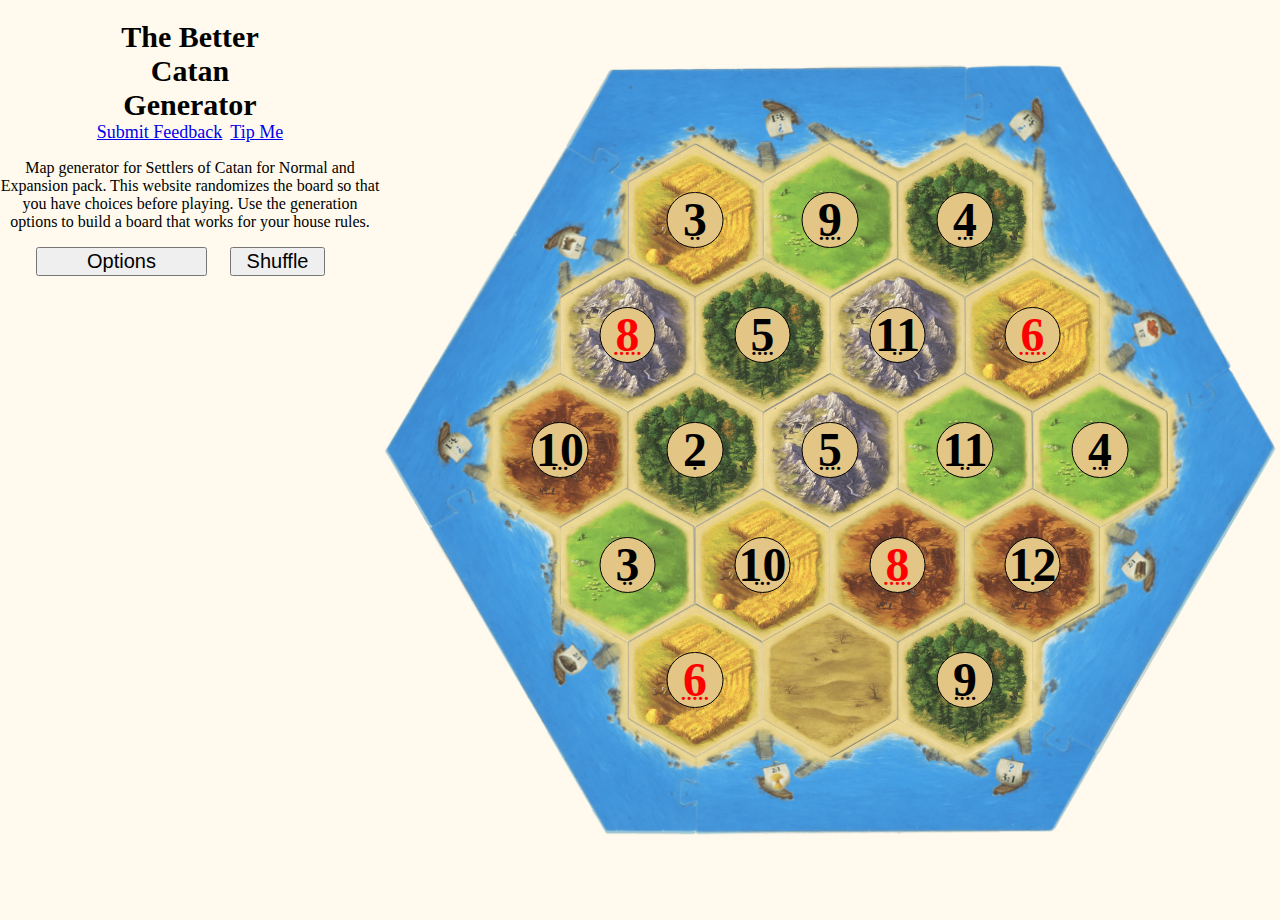
<file: re-des/index.html>
<!DOCTYPE html>
<html lang="en">

<head>
    <meta charset="UTF-8">
    <meta name="viewport" content="width=device-width, initial-scale=1.0">
    <meta http-equiv="X-UA-Compatible" content="ie=edge">
    <title>Catan Map Generator - Settlers of Catan Board Builder</title>
    <meta name="description"
        content="Settlers of Catan Map Generator for normal and expansion. Build fair boards that follow your custom house rules.">

    <link rel="stylesheet" type="text/css" href="./common.css">
    <link rel="stylesheet" type="text/css" href="./style_by_orientation.css">

</head>

<body>

    <header class="newTitle" id="title">
        <h1><span class="theBetterTitle">The Better</span><br>
            <span class="catanTitle">Catan</span><br>
            <span class="generatorTitle">Generator</span>
        </h1>
        <nav class="myNav">
            <ul>
                <li class="myLi">
                    <a class="links" href="https://forms.gle/JuTFRjxeffMhPYss6" target="_blank">Submit Feedback</a>
                </li>
                <!-- <li class="myLi">
                    <a class="links" href="https://forms.gle/JuTFRjxeffMhPYss6" target="_blank">Share</a>
                </li>
                <li class="myLi">
                    <a class="links" href="https://forms.gle/JuTFRjxeffMhPYss6" target="_blank">Contact Me</a>
                </li> -->
                <li class="myLi">
                    <a class="links" href="https://www.bunge.io" target="_blank">Tip Me</a>
                </li>
            </ul>


        </nav>
        <div class="description">
            <p>Map generator for Settlers of Catan for Normal and Expansion pack. This website randomizes the board so
                that you have choices before playing. Use the generation options to build a board that works for your
                house rules.</p>
        </div>
        <section id="inline-options">
            <button id="btnOps" type="button" class="commonOpsbutton" onclick="toggleOptions()">Options</button>
            <button type="button" class="commonShuffle" onclick="generateBoard()">Shuffle</button>
        </section>
    </header>

    <section class="commonNormalBoard board" id="board"></section>
    <section id="popmenu" class="menuToggle">
        <h2>Generation Custom Rules</h2><br>
        <div class="settingswrap">

            <div class="menu-row">
                <label class="mylabel">Map Type:</label>
                <select class="mySelect" onchange="selectMode()" id="pick-mode">
                    <option value="normal" default>Normal</option>
                    <option value="expanded">Expansion</option>
                </select><br>
            </div>
            <div class="menu-row">
                <label class="mylabel">6 & 8 Can Touch</label>
                <input id="adjacent_6_8_input" onchange="toggleSetting('6_8')" type="checkbox"><br>
            </div>
            <div class="menu-row">
                <label class="mylabel">2 & 12 Can Touch</label>
                <input id="adjacent_2_12_input" onchange="toggleSetting('2_12')" type="checkbox"><br>
            </div>
            <div class="menu-row">
                <label class="mylabel">Same Numbers Can Touch</label>
                <input id="adjacent_same_numbers_input" onchange="toggleSetting('same_number')" type="checkbox"><br>
            </div>
            <div id="sameResourceSetting" class="menu-row">
                <label class="mylabel">Same Resource Can Touch</label>
                <input id="adjacent_same_resource_input" onchange="toggleSetting('same_resource')" type="checkbox"><br>
            </div>
            <button type="button" class="menuclosebutton" onclick="toggleOptions()">Close Options</button>
        </div>

    </section>
    <footer></footer>
</body>

<script type="text/javascript" src="./generateOffsets.js"></script>
<script type="text/javascript" src="./adjacencyLists.js"></script>
<script type="text/javascript" src="./insert.js"></script>
</file>
<file: re-des/common.css>
html, body {
    margin: 0;
    padding: 0;
    height: 100vh;
    /* Fallback for browsers that do not support Custom Properties */
    height: calc(var(--vh, 1vh) * 100);
    background: #FFFAED;
}

.newTitle {
    text-align: center;
    top: 0;
}

.myNav {
    width: 100%;
}

.myNav ul {
    list-style: none;
    display: inline;
    text-align: center;
    margin: 0;
    padding: 0;

}

.myLi {
    display: inline;
    margin: 0 2px;
}


.normalBorderCommon {
    /* background: rgb(0, 153, 211); */
    position: absolute;
    left: 50%;
    overflow: hidden;
    top: 50%;
    transform: translate(-50%, -50%);
    /*rotate(30deg); */
    overflow-x: hidden;
    background: url(./newAssets/normalBackground.png);
    background-size: 100% 100%;
    background-repeat: no-repeat
}

/* .ExpandedBorderCommon {} */

.commonShuffle {
    position: relative;
    font-size: 20px;
    width: 25%;
    margin: 0 5%;
}

.commonOpsbutton {
    position: relative;
    width: 45%;
    font-size: 20px;
}

.menuclosebutton {
    position: absolute;
    bottom: 5%;
    left: 50%;
    height: 40px;
    width: 80%;
    right: 50%;
    transform: translate(-50%, 0%);
    /* position: relative; */
    /* float: left; */
    /* margin-top: 60px; */
    font-size: 20px;
}

h1 {
    padding-bottom: 0;
    font-size: 30px;
    font-weight: bold;
    margin-bottom: 0;
}

.links {
    padding-bottom: 0;
    float: center;
    /* background: red; */
    font-size: 18px;
    margin-bottom: 0;
}

h2 {
    padding-bottom: 0;
    font-size: 25px;
    font-weight: bold;
    margin-bottom: 0;
}


.chit-number-base {
    display: block;
    font-weight: bold;
    font-size: 1.18em;
    padding: 0;
    position: absolute;
    left: 50%;
    top: 50%;
    transform: translate(-50%, -50%);
}

.prob-dots-base {
    padding: 0;
    margin: 0;
    letter-spacing: -1px;
    padding-right: 1px;
    /* letter-spacing: -2px;
    padding-right: 2px; */
    position: absolute;
    left: 50%;
    top: 72%;
    transform: translate(-50%, -50%);
}

.hex-normal {
    height: 17.5%;
    width: calc(17.5% * 0.866);
    background: rgb(71, 70, 70);
    position: absolute;
    transform: translate(-50%, -50%);
    background-size: auto 100%;
    background-repeat: no-repeat
}

.hex-base {
    -webkit-clip-path: polygon(50% 0%, 100% 25%, 100% 75%, 50% 100%, 0% 75%, 0% 25%);
    clip-path: polygon(50% 0%, 100% 25%, 100% 75%, 50% 100%, 0% 75%, 0% 25%);
}

.hex-expanded {
    height: 16%;
    width: calc(16% * 0.866);
    background: rgb(71, 70, 70);
    position: absolute;
    transform-origin: 50% 50%;
    transform: translate(-50%, -50%) rotate(90deg);
    background-size: auto 100%;
    background-repeat: no-repeat
}

.circle-base {
    position: absolute;
    left: 50%;
    top: 50%;
    transform: translate(-50%, -50%);
    height: calc(40% * 1.73205 / 2);
    width: 40%;
    border: 1px solid black;
    background: rgb(227, 197, 134);
    border-radius: 50%;
}

.circle-normal {}

.circle-expanded {
    transform: translate(-50%, -50%) rotate(-90deg);
}



.high-prob {
    color: red;
}

.high-prob-normal {
    color: red;
}

/* .theBetterTitle {
    font-size: 5px;
    padding: 0;
    margin: 0;
}

.catanTitle {
    font-size: 5px;
    padding: 0;
    margin: 0;
}

.generatorTitle {
    font-size: 5px;
    padding: 0;
    margin: 0;
} */


/* mess with tile width calc or no repeat on the tiles */

.sheep {
    background: url(./newAssets/sheep.png) no-repeat center;
    background-size: 99% 99%;
}

.wheat {
    background: url(./newAssets/wheat.png) no-repeat center;
    background-size: 99% 99%;
}

.wood {
    background: url(./newAssets/wood.png) no-repeat center;
    background-size: 99% 99%;

}

.brick {
    background: url(./newAssets/brick.png) no-repeat center;
    background-size: 99% 99%;
}

.ore {
    background: url(./newAssets/ore.png) no-repeat center;
    background-size: 99% 99%;
}


.desert {
    background: url(./newAssets/desert.png) no-repeat center;
    background-size: 99% 99%;
}

.port {
    background: url(./newAssets/wood-port.png);
    background-size: auto 100%;
    position: absolute;
    left: 50%;
    top: 50%;
    transform: translate(-50%, -50%);
    /* height:vw; */
    width: 6vw;
    background-size: auto 100%;
    background-repeat: no-repeat
}


.desert-chit {
    background: transparent;
    border: transparent;
}




.donatebutton {
    position: absolute;
}

.menuToggle {
    visibility: hidden;
}

.settingViewToggle {
    visibility: hidden;
}



.settingswrap {
    /* background: purple; */
    text-align: right;
    position: relative;
    width: 80%;
    left: 10%;
    height: 250px;
}

.mylabel {
    float: left;

}

.menu-row {
    height: 35px;
}

.mySelect {
    height: 32px;

    text-align: center;
}

.checkmark {
    height: 25px;
    position: absolute;
    padding: 100px;
}

input[type="checkbox"] {

    margin: 0;
    font: inherit;
    color: currentColor;
    width: 22px;
    height: 22px;
    border: 3px solid currentColor;
}


#popmenu {
    width: 350px;
    height: 350px;
    text-align: center;
    background: #E3C586;
    position: absolute;
    left: 50%;
    transform: translate(-50%, 0);
    top: 15.5%;
    text-align: center;
    font-size: 1.2rem;
    box-shadow: 0 2px 15px 0 black;
    z-index: 1;
    border-radius: 10px;

    /* animation: popmenu 0.5s; */
}

/* @keyframes popmenu {
    from {
        opacity: 0;
    }

    to {
        opacity: 1;
    }
} */

#inline-options {
    width: 100%;
    position: relative;

}

/* .description {} */
</file>
<file: re-des/style_by_orientation.css>
@media all and (orientation: landscape) {

    #board {
        width: 100vh;
        height: 100vh;
        right: 0;
        top: 0;
        position: absolute;
        /* background: rgb(145, 122, 81); */
    }

    #title {
        min-height: 35%;
        width: calc(100vw - 100vh);
        /* background: red; */
        left: 0;
        position: relative;
    }

    .font-size-wrap {
        font-size: 4.5vh;
    }

    .small-font-size-wrap {
        font-size: 3vh;
    }

    .border-normal {
        width: 99vh;
        height: calc(99vh * 1.732050808 / 2);
    }
}

@media all and (orientation: portrait) {

    #board {
        width: 100vw;
        height: 100vw;
        left: 50%;
        transform: translate(-50%, 0);

        /* background: rgba(255, 166, 0, 0.582); */
        position: relative;
    }

    #classic-options {
        position: relative;
        width: 100%;
        /* background: yellow; */
    }

    #title {
        min-height: 15%;
        /* background: rgba(123, 106, 139, 0.842); */
        position: relative;
    }

    .font-size-wrap {
        font-size: 4.5vw;
    }

    .small-font-size-wrap {
        font-size: 3vw;
    }

    .border-normal {
        width: 99vw;
        height: calc(99vw * 1.732050808 / 2);
    }
}
</file>
